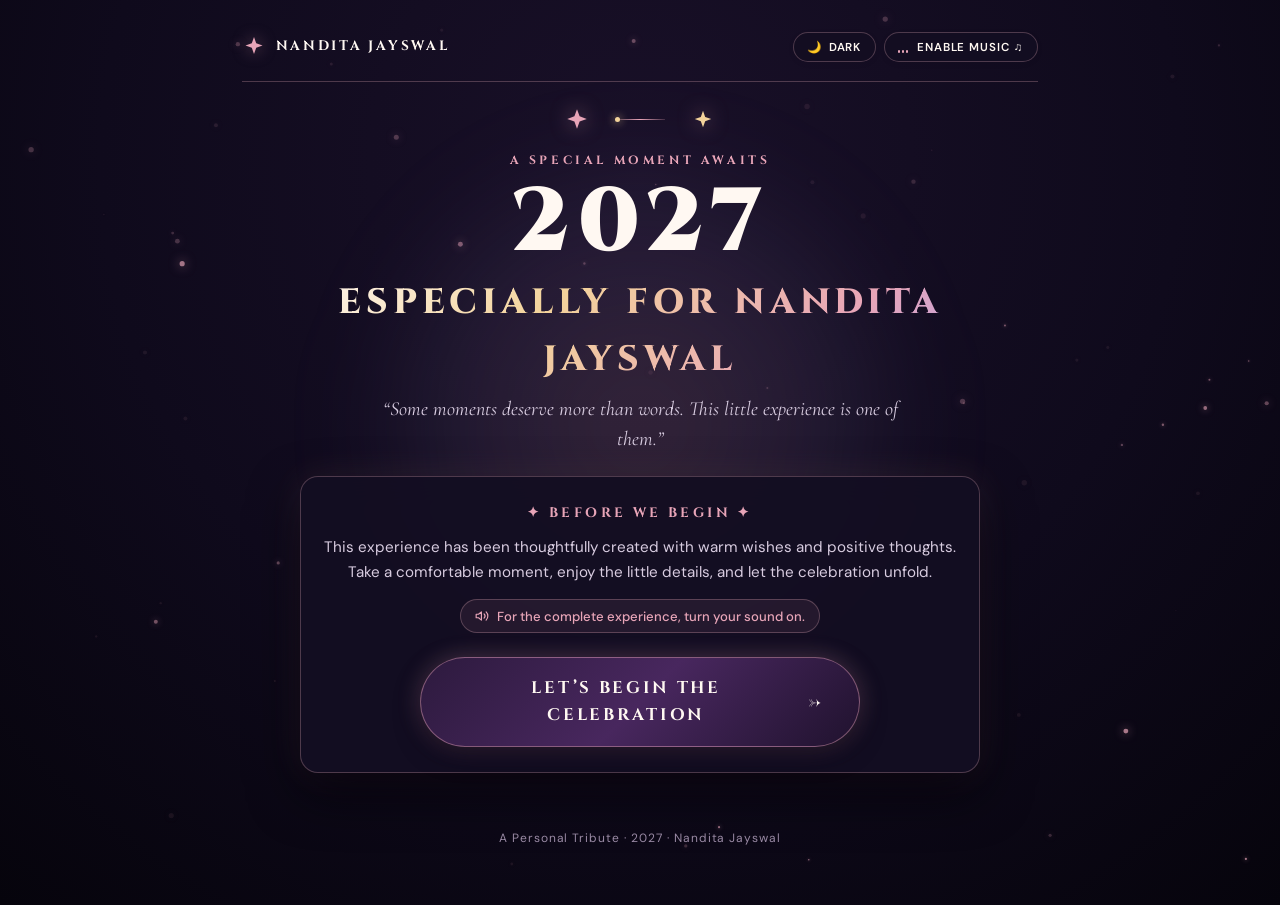
<file: index.html>
<!doctype html>
<html lang="en">
  <head>
    <meta charset="UTF-8" />
    <meta name="viewport" content="width=device-width, initial-scale=1.0, maximum-scale=5.0, user-scalable=yes" />
    <title>HAPPY NEW YEAR 2027 — NANDITA JAYSWAL</title>
    <meta name="description" content="A cinematic New Year 2027 greeting experience dedicated to Nandita Jayswal." />
    
    <!-- Open Graph & Social Cards -->
    <meta property="og:title" content="Happy New Year 2027 — Nandita Jayswal" />
    <meta property="og:description" content="A special cinematic moment awaits. A new chapter, a beautiful beginning." />
    <meta property="og:type" content="website" />
    <meta name="twitter:card" content="summary_large_image" />

    <!-- Google Fonts Preconnect -->
    <link rel="preconnect" href="https://fonts.googleapis.com" />
    <link rel="preconnect" href="https://fonts.gstatic.com" crossorigin />
    <link href="https://fonts.googleapis.com/css2?family=Cinzel:wght@400;600;700;800;900&family=Cormorant+Garamond:ital,wght@0,300;0,400;0,600;0,700;1,400&family=DM+Sans:ital,wght@0,300;0,400;0,500;0,600;0,700;1,400&family=Playfair+Display:ital,wght@0,400;0,600;0,700;0,900;1,400&display=swap" rel="stylesheet" />

    <!-- Immediate Theme Initialization to avoid flicker -->
    <script>
      (function() {
        try {
          var saved = localStorage.getItem('theme_preference') || 'light';
          if (saved === 'dark') {
            document.documentElement.classList.add('dark');
          } else {
            document.documentElement.classList.remove('dark');
          }
        } catch (e) {}
      })();
    </script>

    <!-- Design System Stylesheet -->
    <link rel="stylesheet" href="styles.css" />
    <script type="module">
      import './styles.css';
    </script>
  </head>
  <body>
    <!-- Ambient Stardust Canvas Background -->
    <canvas id="welcomeCanvas" class="bg-canvas" aria-hidden="true"></canvas>

    <!-- Warm Ambient Halo -->
    <div class="ambient-halo" aria-hidden="true"></div>

    <!-- Main Content Container -->
    <main class="page-container">
      <!-- Top Header Bar with Theme Toggle & Music Button -->
      <header class="top-header">
        <a href="index.html" class="brand-mark" aria-label="Nandita Jayswal New Year 2027">
          <svg class="brand-twin-stars" viewBox="0 0 24 24" fill="currentColor" aria-hidden="true">
            <path d="M12 2L14.2 8.3L20.5 10.5L14.2 12.7L12 19L9.8 12.7L3.5 10.5L9.8 8.3L12 2Z" />
          </svg>
          <span class="brand-text">Nandita Jayswal</span>
        </a>

        <div class="header-controls">
          <!-- Light / Dark Theme Switch -->
          <button id="themeToggleBtn" class="control-btn" type="button" aria-label="Toggle theme">
            <span id="themeBtnIcon">☀️</span>
            <span id="themeBtnLabel">LIGHT</span>
          </button>

          <!-- Audio Toggle Button -->
          <button id="audioToggleBtn" class="control-btn" type="button" aria-label="Enable background music">
            <div class="audio-bars" aria-hidden="true">
              <span class="audio-bar"></span>
              <span class="audio-bar"></span>
              <span class="audio-bar"></span>
            </div>
            <span id="audioBtnLabel">ENABLE MUSIC ♫</span>
          </button>
        </div>
      </header>

      <!-- Welcome Compact Hero Section -->
      <section class="welcome-compact-hero">
        <!-- Twin Celestial Stars Visual Storytelling -->
        <div class="twin-stars-crest" aria-hidden="true">
          <div class="twin-star-orb">
            <svg viewBox="0 0 24 24" fill="currentColor">
              <path d="M12 2L14.4 8.6L21 11L14.4 13.4L12 20L9.6 13.4L3 11L9.6 8.6L12 2Z" />
            </svg>
          </div>
          <div class="twin-connecting-line"></div>
          <div class="twin-star-orb alt">
            <svg viewBox="0 0 24 24" fill="currentColor">
              <path d="M12 2L14.4 8.6L21 11L14.4 13.4L12 20L9.6 13.4L3 11L9.6 8.6L12 2Z" />
            </svg>
          </div>
        </div>

        <p class="kicker">A Special Moment Awaits</p>

        <!-- Giant 2027 Display -->
        <h1 class="giant-year-compact gold-shimmer">2027</h1>

        <div class="recipient-banner-compact shimmer-text">
          Especially For Nandita Jayswal
        </div>

        <p class="welcome-quote-compact">
          &ldquo;Some moments deserve more than words. This little experience is one of them.&rdquo;
        </p>

        <!-- Main Notice Card with Celebration Button Directly Below It -->
        <div class="main-notice-container">
          <div class="notice-header">&#10022; Before We Begin &#10022;</div>
          <p class="notice-text">
            This experience has been thoughtfully created with warm wishes and positive thoughts. Take a comfortable moment, enjoy the little details, and let the celebration unfold.
          </p>

          <div class="notice-audio-hint">
            <svg width="14" height="14" viewBox="0 0 24 24" fill="none" stroke="currentColor" stroke-width="2" stroke-linecap="round" stroke-linejoin="round" aria-hidden="true">
              <polygon points="11 5 6 9 2 9 2 15 6 15 11 19 11 5"></polygon>
              <path d="M19.07 4.93a10 10 0 0 1 0 14.14M15.54 8.46a5 5 0 0 1 0 7.07"></path>
            </svg>
            <span>For the complete experience, turn your sound on.</span>
          </div>

          <!-- Celebration Button Positioned Directly Inside / Below Notice -->
          <div>
            <a id="beginCelebrationBtn" href="celebration.html" class="cta-button" role="button">
              <span>Let&rsquo;s Begin The Celebration</span>
              <span class="cta-arrow" aria-hidden="true">&rarr;</span>
            </a>
          </div>
        </div>
      </section>

      <!-- Discreet Footer -->
      <footer class="site-footer">
        <p>A Personal Tribute &middot; 2027 &middot; Nandita Jayswal</p>
      </footer>
    </main>

    <!-- Welcome Script Logic -->
    <script type="module" src="./welcome.js"></script>
  </body>
</html>
</file>
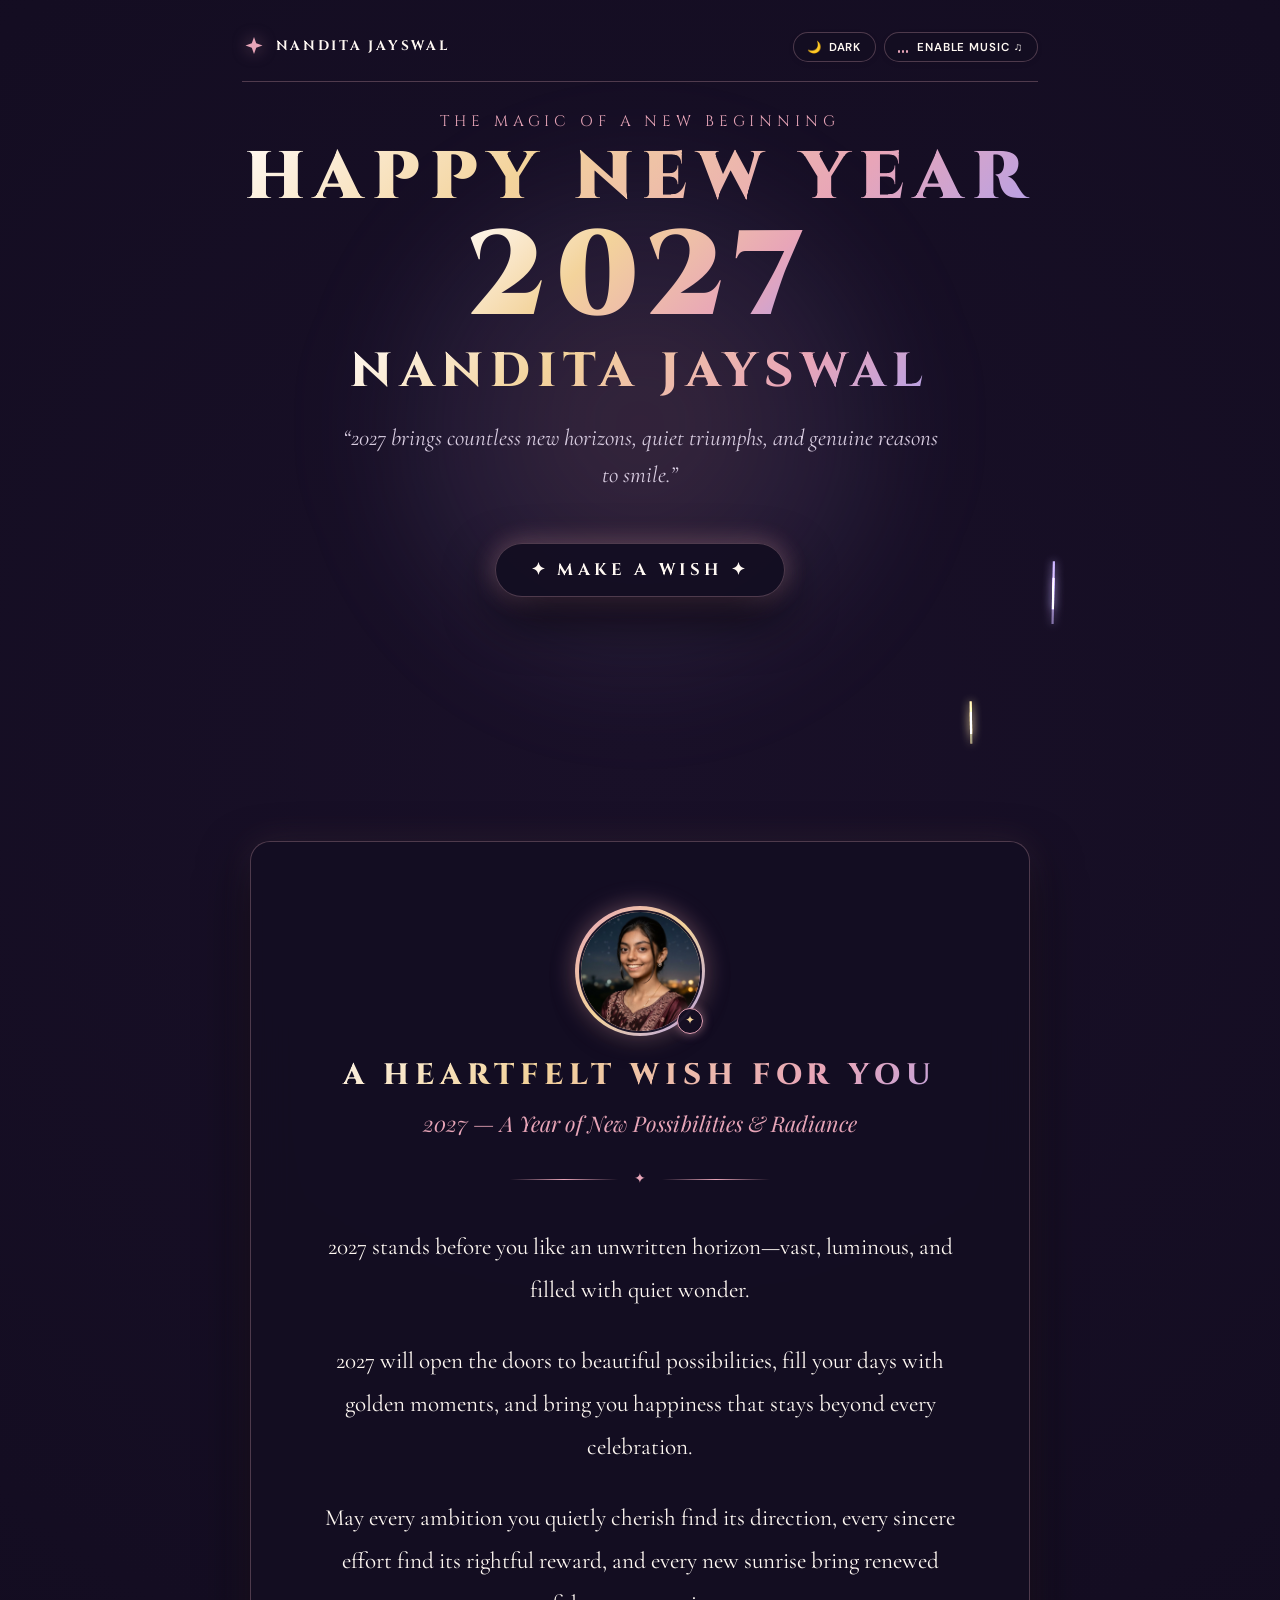
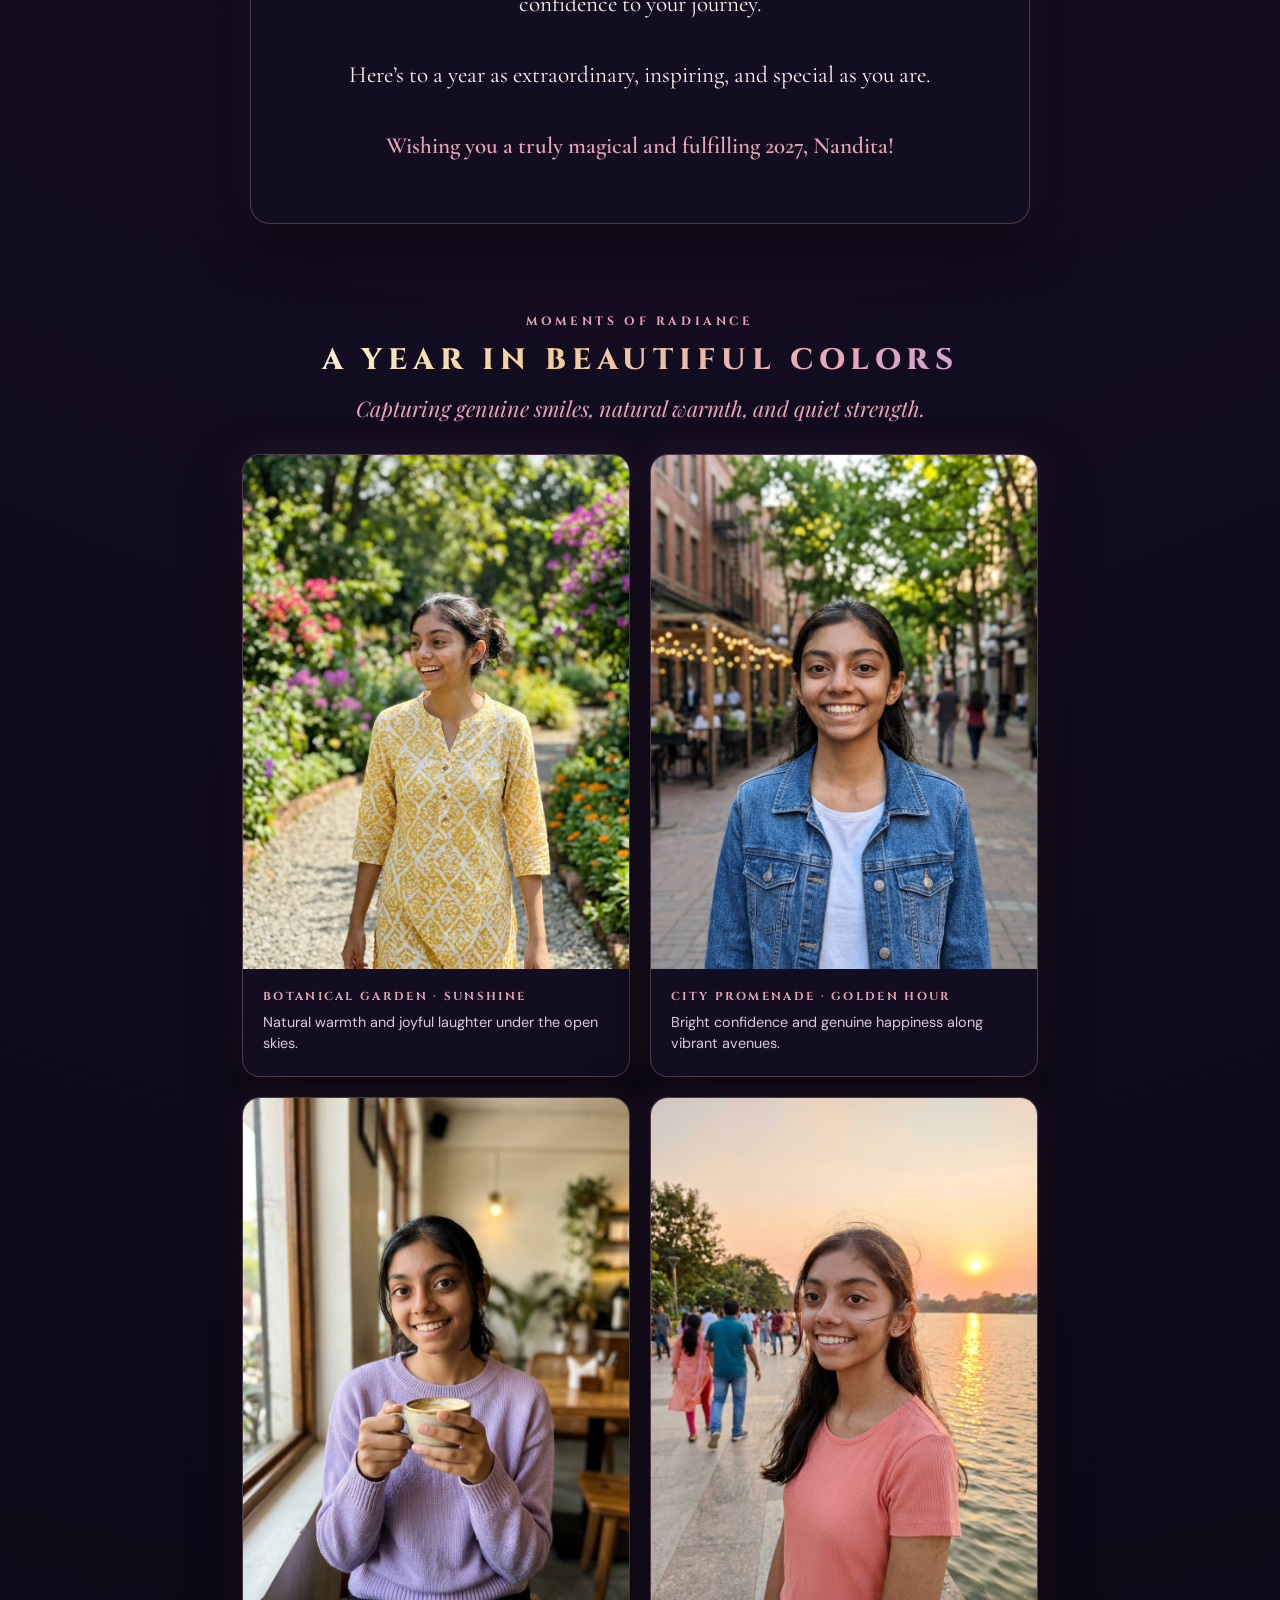
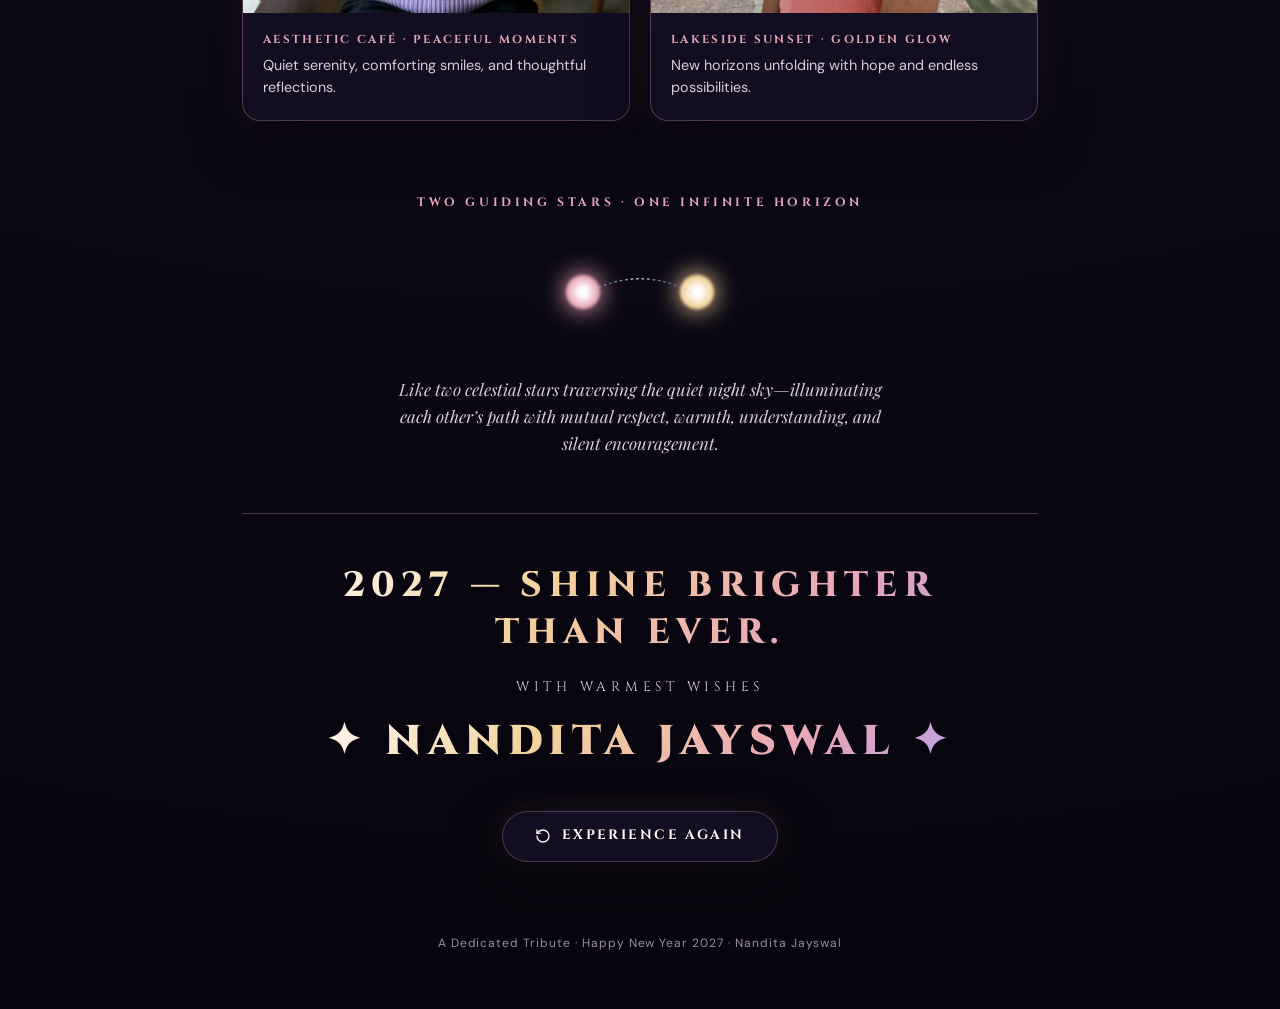
<file: celebration.html>
<!doctype html>
<html lang="en">
  <head>
    <meta charset="UTF-8" />
    <meta name="viewport" content="width=device-width, initial-scale=1.0, maximum-scale=5.0, user-scalable=yes" />
    <title>2027 — CELEBRATION FOR NANDITA JAYSWAL</title>
    <meta name="description" content="Cinematic 2027 celebration for Nandita Jayswal with celestial night sky fireworks and inspiring original instrumental music." />
    
    <!-- Open Graph & Social Cards -->
    <meta property="og:title" content="2027 Celebration — Nandita Jayswal" />
    <meta property="og:description" content="2027 stands before you like a breathtaking new dawn. Celebrating an inspiring new chapter." />
    <meta property="og:type" content="website" />
    <meta name="twitter:card" content="summary_large_image" />

    <!-- Google Fonts Preconnect -->
    <link rel="preconnect" href="https://fonts.googleapis.com" />
    <link rel="preconnect" href="https://fonts.gstatic.com" crossorigin />
    <link href="https://fonts.googleapis.com/css2?family=Cinzel:wght@400;600;700;800;900&family=Cormorant+Garamond:ital,wght@0,300;0,400;0,600;0,700;1,400&family=DM+Sans:ital,wght@0,300;0,400;0,500;0,700;1,400&family=Playfair+Display:ital,wght@0,400;0,600;0,700;0,900;1,400&display=swap" rel="stylesheet" />

    <!-- Immediate Theme Initialization -->
    <script>
      (function() {
        try {
          var saved = localStorage.getItem('theme_preference') || 'dark';
          if (saved === 'light') {
            document.documentElement.classList.add('light');
          } else {
            document.documentElement.classList.remove('light');
          }
        } catch (e) {}
      })();
    </script>

    <!-- Design System Stylesheet -->
    <link rel="stylesheet" href="styles.css" />
    <script type="module">
      import './styles.css';
    </script>
  </head>
  <body>
    <!-- Full Screen Fireworks Canvas (Background Night Sky) -->
    <canvas id="fireworksCanvas" class="bg-canvas" aria-hidden="true"></canvas>

    <!-- Ambient Lighting Halo -->
    <div class="ambient-halo" aria-hidden="true"></div>

    <!-- Main Content Container -->
    <main class="page-container">
      <!-- Top Navigation Header -->
      <header class="top-header">
        <a href="index.html" class="brand-mark" aria-label="Return to Welcome Page">
          <svg class="brand-twin-stars" viewBox="0 0 24 24" fill="currentColor" aria-hidden="true">
            <path d="M12 2L14.2 8.3L20.5 10.5L14.2 12.7L12 19L9.8 12.7L3.5 10.5L9.8 8.3L12 2Z" />
          </svg>
          <span class="brand-text">Nandita Jayswal</span>
        </a>

        <div class="header-controls">
          <!-- Theme Toggle Button -->
          <button id="themeToggleBtn" class="control-btn" type="button" aria-label="Toggle theme">
            <span id="themeBtnIcon">🌙</span>
            <span id="themeBtnLabel">DARK</span>
          </button>

          <!-- Audio Toggle Button -->
          <button id="audioToggleBtn" class="control-btn" type="button" aria-label="Enable background music">
            <div class="audio-bars" aria-hidden="true">
              <span class="audio-bar"></span>
              <span class="audio-bar"></span>
              <span class="audio-bar"></span>
            </div>
            <span id="audioBtnLabel">ENABLE MUSIC ♫</span>
          </button>
        </div>
      </header>

      <!-- Hero Celebration Section -->
      <section class="celebration-sky-container">
        <p class="hero-subhead">The Magic of a New Beginning</p>

        <h1 class="hero-main-title shimmer-text">Happy New Year</h1>

        <div class="hero-year-2027 shimmer-text">2027</div>

        <h2 class="hero-dedicated-name shimmer-text">Nandita Jayswal</h2>

        <p class="hero-quote">
          &ldquo;2027 brings countless new horizons, quiet triumphs, and genuine reasons to smile.&rdquo;
        </p>

        <!-- Interactive Make A Wish Feature -->
        <div class="wish-section">
          <button id="makeWishBtn" class="wish-button" type="button">
            &#10022; MAKE A WISH &#10022;
          </button>

          <!-- Wish Feedback Toast Card -->
          <div id="wishToast" class="wish-toast" role="status" aria-live="polite">
            <div class="wish-toast-title">&#10022; A Little Golden Wish Is On Its Way &#10022;</div>
            <p class="wish-toast-text">
              2027 will honor your sincere dreams, illuminate every step forward, and bring peace, purpose, and lasting radiance to your journey, Nandita.
            </p>
          </div>
        </div>
      </section>

      <!-- Personalized Heartfelt Greeting Card (High Opacity Glass for Clear Legibility) -->
      <section class="greeting-card-wrapper" aria-labelledby="greetingHeading">
        <div class="greeting-card">
          <!-- Dedicated Portrait of Nandita Jayswal -->
          <div class="portrait-frame-container">
            <div class="portrait-frame">
              <img src="nandita_portrait.jpg" onerror="this.onerror=null; this.src='assets/images/nandita_portrait.jpg'" alt="Nandita Jayswal" class="portrait-img" loading="eager" />
              <div class="portrait-badge-sparkle" aria-hidden="true">&#10022;</div>
            </div>
          </div>

          <h3 id="greetingHeading" class="greeting-header shimmer-text">A Heartfelt Wish For You</h3>
          <p class="greeting-subhead">2027 &mdash; A Year of New Possibilities &amp; Radiance</p>

          <div class="greeting-divider" aria-hidden="true">
            <span class="greeting-divider-line"></span>
            <span class="greeting-divider-star">&#10022;</span>
            <span class="greeting-divider-line"></span>
          </div>

          <div class="greeting-body">
            <p>
              2027 stands before you like an unwritten horizon&mdash;vast, luminous, and filled with quiet wonder.
            </p>
            <p>
              2027 will open the doors to beautiful possibilities, fill your days with golden moments, and bring you happiness that stays beyond every celebration.
            </p>
            <p>
              May every ambition you quietly cherish find its direction, every sincere effort find its rightful reward, and every new sunrise bring renewed confidence to your journey.
            </p>
            <p>
              Here&rsquo;s to a year as extraordinary, inspiring, and special as you are.
            </p>
            <p>
              Wishing you a truly magical and fulfilling 2027, Nandita!
            </p>
          </div>
        </div>
      </section>

      <!-- Candid Moments of Nandita Gallery Section (Realistic Everyday Snapshots) -->
      <section class="moments-gallery-section" aria-label="Moments of Radiance">
        <p class="kicker">Moments of Radiance</p>
        <h3 class="greeting-header shimmer-text">A Year In Beautiful Colors</h3>
        <p class="greeting-subhead">Capturing genuine smiles, natural warmth, and quiet strength.</p>

        <div class="gallery-grid">
          <!-- Photo 1: Sunny Botanical Garden -->
          <article class="gallery-card">
            <div class="gallery-img-wrapper">
              <img src="nandita_garden.jpg" onerror="this.onerror=null; this.src='assets/images/nandita_garden.jpg'" alt="Nandita in botanical garden" class="gallery-img" loading="lazy" />
            </div>
            <div class="gallery-info">
              <div class="gallery-tag">Botanical Garden &middot; Sunshine</div>
              <p class="gallery-caption">Natural warmth and joyful laughter under the open skies.</p>
            </div>
          </article>

          <!-- Photo 2: City Street Walk -->
          <article class="gallery-card">
            <div class="gallery-img-wrapper">
              <img src="nandita_street.jpg" onerror="this.onerror=null; this.src='assets/images/nandita_street.jpg'" alt="Nandita walking on city street" class="gallery-img" loading="lazy" />
            </div>
            <div class="gallery-info">
              <div class="gallery-tag">City Promenade &middot; Golden Hour</div>
              <p class="gallery-caption">Bright confidence and genuine happiness along vibrant avenues.</p>
            </div>
          </article>

          <!-- Photo 3: Cozy Coffee Shop -->
          <article class="gallery-card">
            <div class="gallery-img-wrapper">
              <img src="nandita_cafe.jpg" onerror="this.onerror=null; this.src='assets/images/nandita_cafe.jpg'" alt="Nandita at cozy cafe" class="gallery-img" loading="lazy" />
            </div>
            <div class="gallery-info">
              <div class="gallery-tag">Aesthetic Caf&eacute; &middot; Peaceful Moments</div>
              <p class="gallery-caption">Quiet serenity, comforting smiles, and thoughtful reflections.</p>
            </div>
          </article>

          <!-- Photo 4: Scenic Lakeside Sunset -->
          <article class="gallery-card">
            <div class="gallery-img-wrapper">
              <img src="nandita_sunset.jpg" onerror="this.onerror=null; this.src='assets/images/nandita_sunset.jpg'" alt="Nandita at lakeside sunset" class="gallery-img" loading="lazy" />
            </div>
            <div class="gallery-info">
              <div class="gallery-tag">Lakeside Sunset &middot; Golden Glow</div>
              <p class="gallery-caption">New horizons unfolding with hope and endless possibilities.</p>
            </div>
          </article>
        </div>
      </section>

      <!-- Visual Storytelling: Two Guiding Stars (Pure Friendship, Strength & Inspiration) -->
      <section class="connection-story-section" aria-label="Visual connection story">
        <p class="kicker">Two Guiding Stars &middot; One Infinite Horizon</p>
        <div class="twin-lights-interactive-stage">
          <div id="lightOrbOne" class="light-orb-one" aria-hidden="true"></div>
          <div id="lightOrbTwo" class="light-orb-two" aria-hidden="true"></div>
          <svg class="light-tether-svg" viewBox="0 0 220 120" fill="none" aria-hidden="true">
            <path d="M 54 59 Q 110 30 166 59" stroke="url(#blueTetherGrad)" stroke-width="1.5" stroke-dasharray="3 3" opacity="0.8" />
            <defs>
              <linearGradient id="blueTetherGrad" x1="0" y1="0" x2="1" y2="0">
                <stop offset="0%" stop-color="#7CE0FF" stop-opacity="0.3" />
                <stop offset="50%" stop-color="#FFFFFF" stop-opacity="0.95" />
                <stop offset="100%" stop-color="#4D8BFF" stop-opacity="0.3" />
              </linearGradient>
            </defs>
          </svg>
        </div>
        <p class="connection-story-text">
          Like two celestial stars traversing the quiet night sky&mdash;illuminating each other&rsquo;s path with mutual respect, warmth, understanding, and silent encouragement.
        </p>
      </section>

      <!-- Closing Section -->
      <section class="closing-section">
        <h3 class="closing-headline shimmer-text">
          2027 &mdash; Shine Brighter Than Ever.
        </h3>
        <p class="closing-warmest">With Warmest Wishes</p>
        <div class="closing-name-banner shimmer-text">
          &#10022; NANDITA JAYSWAL &#10022;
        </div>

        <a href="index.html" class="secondary-button" role="button">
          <svg width="16" height="16" viewBox="0 0 24 24" fill="none" stroke="currentColor" stroke-width="2" stroke-linecap="round" stroke-linejoin="round" aria-hidden="true">
            <path d="M3 12a9 9 0 1 0 9-9 9.75 9.75 0 0 0-6.74 2.74L3 8"></path>
            <path d="M3 3v5h5"></path>
          </svg>
          <span>Experience Again</span>
        </a>
      </section>

      <!-- Site Footer -->
      <footer class="site-footer">
        <p>A Dedicated Tribute &middot; Happy New Year 2027 &middot; Nandita Jayswal</p>
      </footer>
    </main>

    <!-- Celebration Fireworks and Audio Script -->
    <script type="module" src="./celebration.js"></script>
  </body>
</html>
</file>
<file: styles.css>
/* ==========================================================================
   NANDITA JAYSWAL — HAPPY NEW YEAR 2027
   Premium Friendship Theme: Velvet Twilight, Rose-Gold & Warm Champagne
   ========================================================================== */

@import url('https://fonts.googleapis.com/css2?family=Cinzel:wght@400;600;700;800;900&family=Cormorant+Garamond:ital,wght@0,300;0,400;0,600;0,700;1,400&family=DM+Sans:ital,wght@0,300;0,400;0,500;0,600;0,700;1,400&family=Playfair+Display:ital,wght@0,400;0,600;0,700;0,900;1,400&display=swap');

/* ==========================================================================
   1. Theme Variables: Dark Mode (Default) & Light Mode (.light)
   ========================================================================== */
:root {
  /* Premium Friendship Theme: Deep Velvet Twilight, Rose-Gold & Champagne */
  --bg-primary: #090610;
  --bg-radial: radial-gradient(circle at 50% 18%, #191028 0%, #0F0A1C 55%, #06040C 100%);
  
  /* High Opacity Solid Velvet Glass Cards for Maximum Legibility */
  --card-bg: rgba(20, 14, 34, 0.95);
  --card-border: rgba(232, 175, 185, 0.28);
  --card-shadow: 0 20px 50px rgba(4, 2, 8, 0.75), 0 0 35px rgba(232, 165, 184, 0.12);
  
  --text-primary: #FFF8F2;
  --text-secondary: #D8CCE0;
  --text-muted: #9D8DA8;
  
  --accent-gold: #F3D39B;
  --accent-rose: #E8A5B8;
  --accent-lavender: #B5A1E8;
  --accent-glow: 0 0 25px rgba(232, 165, 184, 0.35);

  --title-gradient: linear-gradient(135deg, #FFF8F2 0%, #F3D39B 35%, #E8A5B8 75%, #B5A1E8 100%);
  
  --btn-primary-bg: linear-gradient(135deg, #2D1A3E 0%, #48275E 50%, #20122E 100%);
  --btn-primary-text: #FFF8F2;
  --btn-primary-border: 1px solid rgba(232, 165, 184, 0.45);
  --btn-primary-shadow: 0 8px 25px rgba(10, 4, 18, 0.6), 0 0 22px rgba(232, 165, 184, 0.3);

  --halo-glow: radial-gradient(circle, rgba(232, 165, 184, 0.16) 0%, rgba(181, 161, 232, 0.08) 50%, transparent 70%);
  --canvas-clear-alpha: rgba(9, 6, 16, 0.22);
  
  --font-cinzel: 'Cinzel', 'Playfair Display', Georgia, serif;
  --font-playfair: 'Playfair Display', Georgia, serif;
  --font-cormorant: 'Cormorant Garamond', Georgia, serif;
  --font-sans: 'DM Sans', -apple-system, BlinkMacSystemFont, 'Segoe UI', Roboto, sans-serif;
}

/* Light Theme: Cashmere Warm Pearl, Soft Rose & Antique Champagne */
html.light {
  --bg-primary: #FAF7F5;
  --bg-radial: radial-gradient(circle at 50% 15%, #FFFFFF 0%, #F6F0EC 55%, #EDE4DD 100%);
  
  --card-bg: rgba(255, 255, 255, 0.97);
  --card-border: rgba(185, 110, 130, 0.22);
  --card-shadow: 0 16px 36px rgba(60, 30, 45, 0.08), 0 2px 8px rgba(60, 30, 45, 0.04);
  
  --text-primary: #1C1220;
  --text-secondary: #4E3C50;
  --text-muted: #7E6882;
  
  --accent-gold: #9E7428;
  --accent-rose: #B84D6C;
  --accent-lavender: #6B55A8;
  --accent-glow: 0 4px 20px rgba(184, 77, 108, 0.2);

  --title-gradient: linear-gradient(135deg, #1C1220 0%, #B84D6C 50%, #9E7428 100%);
  
  --btn-primary-bg: linear-gradient(135deg, #24142B 0%, #3B1C44 50%, #1A0D20 100%);
  --btn-primary-text: #FFFFFF;
  --btn-primary-border: 1px solid rgba(184, 77, 108, 0.35);
  --btn-primary-shadow: 0 6px 22px rgba(28, 18, 32, 0.25), 0 0 15px rgba(184, 77, 108, 0.18);

  --halo-glow: radial-gradient(circle, rgba(232, 165, 184, 0.18) 0%, rgba(243, 211, 155, 0.08) 50%, transparent 70%);
  --canvas-clear-alpha: rgba(250, 247, 245, 0.28);
}

/* ==========================================================================
   2. Reset & Mobile-First Core Architecture
   ========================================================================== */
*, *::before, *::after {
  box-sizing: border-box;
  margin: 0;
  padding: 0;
}

html {
  background-color: var(--bg-primary);
  color: var(--text-primary);
  font-family: var(--font-sans);
  scroll-behavior: smooth;
  -webkit-text-size-adjust: 100%;
  overflow-x: hidden;
  width: 100%;
  transition: background-color 0.4s ease, color 0.4s ease;
}

body {
  background: var(--bg-radial);
  min-height: 100vh;
  min-height: 100dvh;
  overflow-x: hidden;
  width: 100%;
  color: var(--text-primary);
  position: relative;
  line-height: 1.6;
  transition: background 0.4s ease;
}

/* Background Canvas */
.bg-canvas {
  position: fixed;
  inset: 0;
  width: 100vw;
  height: 100vh;
  height: 100dvh;
  pointer-events: none;
  z-index: 0;
}

/* Page Container — Fully Responsive */
.page-container {
  position: relative;
  z-index: 10;
  min-height: 100vh;
  min-height: 100dvh;
  display: flex;
  flex-direction: column;
  padding: 1.15rem 1rem 2.5rem;
  max-width: 860px;
  width: 100%;
  margin: 0 auto;
}

@media (min-width: 640px) {
  .page-container {
    padding: 2rem 2rem 3.5rem;
  }
}

/* Ambient Halo */
.ambient-halo {
  position: fixed;
  top: 15%;
  left: 50%;
  transform: translateX(-50%);
  width: min(85vw, 580px);
  height: min(85vw, 580px);
  border-radius: 50%;
  background: var(--halo-glow);
  filter: blur(50px);
  pointer-events: none;
  z-index: 1;
  animation: pulseAmbient 8s ease-in-out infinite alternate;
}

@keyframes pulseAmbient {
  0% { transform: translateX(-50%) scale(0.92); opacity: 0.7; }
  100% { transform: translateX(-50%) scale(1.08); opacity: 1; }
}

/* ==========================================================================
   3. Header & Controls
   ========================================================================== */
.top-header {
  display: flex;
  justify-content: space-between;
  align-items: center;
  gap: 0.75rem;
  width: 100%;
  padding-bottom: 1.15rem;
  border-bottom: 1px solid var(--card-border);
  position: relative;
  z-index: 20;
}

.brand-mark {
  display: flex;
  align-items: center;
  gap: 0.6rem;
  text-decoration: none;
}

.brand-twin-stars {
  width: 24px;
  height: 24px;
  color: var(--accent-rose);
  filter: drop-shadow(0 0 8px rgba(232, 165, 184, 0.5));
  animation: rotateSlow 24s linear infinite;
}

@keyframes rotateSlow {
  from { transform: rotate(0deg); }
  to { transform: rotate(360deg); }
}

.brand-text {
  font-family: var(--font-cinzel);
  font-size: 0.85rem;
  font-weight: 700;
  letter-spacing: 0.2em;
  color: var(--text-primary);
  text-transform: uppercase;
}

.header-controls {
  display: flex;
  align-items: center;
  gap: 0.5rem;
}

/* Control Buttons (Theme & Audio) */
.control-btn {
  display: inline-flex;
  align-items: center;
  gap: 0.4rem;
  background: var(--card-bg);
  border: 1px solid var(--card-border);
  color: var(--text-primary);
  font-family: var(--font-sans);
  font-size: 0.72rem;
  font-weight: 600;
  letter-spacing: 0.08em;
  padding: 0.42rem 0.85rem;
  border-radius: 9999px;
  cursor: pointer;
  transition: all 0.25s ease;
  backdrop-filter: blur(12px);
  -webkit-backdrop-filter: blur(12px);
  box-shadow: 0 2px 6px rgba(0, 0, 0, 0.05);
  touch-action: manipulation;
}

.control-btn:hover, .control-btn:focus-visible {
  border-color: var(--accent-rose);
  transform: translateY(-1px);
  box-shadow: var(--accent-glow);
}

.audio-bars {
  display: flex;
  align-items: flex-end;
  gap: 2px;
  height: 11px;
  width: 12px;
}

.audio-bar {
  width: 2px;
  background-color: var(--accent-rose);
  border-radius: 1px;
  height: 3px;
  transition: height 0.2s ease;
}

.control-btn.playing .audio-bar:nth-child(1) { animation: soundBar 0.9s ease-in-out infinite alternate; }
.control-btn.playing .audio-bar:nth-child(2) { animation: soundBar 1.2s ease-in-out infinite 0.2s alternate; }
.control-btn.playing .audio-bar:nth-child(3) { animation: soundBar 0.7s ease-in-out infinite 0.4s alternate; }

@keyframes soundBar {
  0% { height: 3px; }
  100% { height: 11px; }
}

/* ==========================================================================
   4. Typography & Shimmer
   ========================================================================== */
.shimmer-text {
  background: var(--title-gradient);
  -webkit-background-clip: text;
  -webkit-text-fill-color: transparent;
  background-clip: text;
}

.kicker {
  font-family: var(--font-cinzel);
  font-size: 0.75rem;
  letter-spacing: 0.3em;
  text-transform: uppercase;
  color: var(--accent-rose);
  margin-bottom: 0.35rem;
  font-weight: 700;
}

/* ==========================================================================
   Portrait Frame (Dedicated to Nandita Jayswal)
   ========================================================================== */
.portrait-frame-container {
  display: flex;
  justify-content: center;
  align-items: center;
  margin: 0.5rem auto 1rem;
  position: relative;
}

.portrait-frame {
  position: relative;
  width: 110px;
  height: 110px;
  border-radius: 50%;
  padding: 3.5px;
  background: linear-gradient(135deg, var(--accent-rose) 0%, var(--accent-gold) 50%, var(--accent-lavender) 100%);
  box-shadow: 0 0 25px rgba(232, 165, 184, 0.4), 0 8px 24px rgba(0, 0, 0, 0.35);
  transition: transform 0.3s ease, box-shadow 0.3s ease;
}

@media (min-width: 640px) {
  .portrait-frame {
    width: 130px;
    height: 130px;
  }
}

.portrait-frame:hover {
  transform: scale(1.04);
  box-shadow: 0 0 35px rgba(232, 165, 184, 0.6), 0 12px 30px rgba(0, 0, 0, 0.5);
}

.portrait-img {
  width: 100%;
  height: 100%;
  border-radius: 50%;
  object-fit: cover;
  display: block;
  border: 2px solid var(--card-bg);
}

.portrait-badge-sparkle {
  position: absolute;
  bottom: 2px;
  right: 2px;
  background: var(--card-bg);
  border: 1px solid var(--accent-rose);
  width: 26px;
  height: 26px;
  border-radius: 50%;
  display: flex;
  align-items: center;
  justify-content: center;
  font-size: 0.72rem;
  color: var(--accent-gold);
  box-shadow: 0 0 10px rgba(232, 165, 184, 0.5);
}


/* ==========================================================================
   5. PAGE 1: Welcome Page (Compact Viewport, Notice + Button Directly Below)
   ========================================================================== */
.welcome-compact-hero {
  flex: 1;
  display: flex;
  flex-direction: column;
  justify-content: center;
  align-items: center;
  text-align: center;
  padding: 1.25rem 0 1rem;
  width: 100%;
  max-width: 680px;
  margin: 0 auto;
  position: relative;
  z-index: 10;
}

/* Twin Stars Visual Crest (Loyalty, Warmth & Friendship) */
.twin-stars-crest {
  display: flex;
  align-items: center;
  justify-content: center;
  gap: 1.25rem;
  margin-bottom: 0.85rem;
  position: relative;
}

.twin-star-orb {
  position: relative;
  width: 36px;
  height: 36px;
  display: flex;
  align-items: center;
  justify-content: center;
}

.twin-star-orb svg {
  width: 26px;
  height: 26px;
  color: var(--accent-rose);
  filter: drop-shadow(0 0 10px rgba(232, 165, 184, 0.6));
  animation: pulseTwin 3.5s ease-in-out infinite alternate;
}

.twin-star-orb.alt svg {
  width: 22px;
  height: 22px;
  color: var(--accent-gold);
  animation-delay: 1.75s;
}

.twin-connecting-line {
  position: relative;
  width: 50px;
  height: 1px;
  background: linear-gradient(90deg, rgba(232, 165, 184, 0.2), var(--accent-rose), rgba(232, 165, 184, 0.2));
}

.twin-connecting-line::after {
  content: '';
  position: absolute;
  top: -2px;
  left: 0;
  width: 5px;
  height: 5px;
  border-radius: 50%;
  background: var(--accent-gold);
  box-shadow: 0 0 8px var(--accent-gold);
  animation: traverseTwin 4s ease-in-out infinite alternate;
}

@keyframes traverseTwin {
  0% { left: 0%; opacity: 0.3; }
  50% { opacity: 1; }
  100% { left: 90%; opacity: 0.3; }
}

@keyframes pulseTwin {
  0% { transform: scale(0.92); opacity: 0.8; }
  100% { transform: scale(1.08); opacity: 1; filter: drop-shadow(0 0 14px rgba(232, 165, 184, 0.9)); }
}

/* Compact Giant Year 2027 */
.giant-year-compact {
  font-family: var(--font-cinzel);
  font-size: clamp(3.2rem, 11vw, 5.6rem);
  font-weight: 900;
  line-height: 1;
  letter-spacing: 0.08em;
  margin: 0.2rem 0 0.4rem;
}

.recipient-banner-compact {
  font-family: var(--font-cinzel);
  font-size: clamp(1.4rem, 4.5vw, 2.2rem);
  font-weight: 800;
  letter-spacing: 0.14em;
  text-transform: uppercase;
  margin-bottom: 0.4rem;
}

.welcome-quote-compact {
  font-family: var(--font-cormorant);
  font-size: clamp(1.05rem, 2.8vw, 1.25rem);
  font-style: italic;
  color: var(--text-secondary);
  line-height: 1.5;
  margin-bottom: 1.35rem;
  max-width: 560px;
}

/* ==========================================================================
   Central Notice Card (Solid Opacity Glass + Button Directly Below)
   ========================================================================== */
.main-notice-container {
  width: 100%;
  background: var(--card-bg);
  border: 1px solid var(--card-border);
  box-shadow: var(--card-shadow);
  border-radius: 18px;
  padding: 1.6rem 1.4rem 1.6rem;
  backdrop-filter: blur(16px);
  -webkit-backdrop-filter: blur(16px);
  position: relative;
  text-align: center;
  transition: all 0.35s ease;
}

.notice-header {
  font-family: var(--font-cinzel);
  font-size: 0.85rem;
  font-weight: 700;
  letter-spacing: 0.25em;
  text-transform: uppercase;
  color: var(--accent-rose);
  margin-bottom: 0.65rem;
}

.notice-text {
  font-family: var(--font-sans);
  font-size: 0.95rem;
  line-height: 1.65;
  color: var(--text-secondary);
  margin-bottom: 0.9rem;
}

.notice-audio-hint {
  display: inline-flex;
  align-items: center;
  gap: 0.5rem;
  font-size: 0.82rem;
  font-weight: 500;
  color: var(--accent-rose);
  background: rgba(232, 165, 184, 0.08);
  padding: 0.35rem 0.9rem;
  border-radius: 9999px;
  border: 1px solid var(--card-border);
  margin-bottom: 1.5rem;
}

/* Master Celebration CTA Button — Directly Below Notice */
.cta-button {
  display: inline-flex;
  align-items: center;
  justify-content: center;
  gap: 0.75rem;
  background: var(--btn-primary-bg);
  color: var(--btn-primary-text);
  border: var(--btn-primary-border);
  box-shadow: var(--btn-primary-shadow);
  font-family: var(--font-cinzel);
  font-size: clamp(0.85rem, 2.5vw, 1.05rem);
  font-weight: 700;
  letter-spacing: 0.16em;
  text-transform: uppercase;
  text-decoration: none;
  padding: 1.05rem 2.2rem;
  border-radius: 9999px;
  cursor: pointer;
  position: relative;
  overflow: hidden;
  transition: all 0.3s cubic-bezier(0.16, 1, 0.3, 1);
  touch-action: manipulation;
  width: 100%;
  max-width: 440px;
  margin: 0 auto;
}

.cta-button:hover, .cta-button:focus-visible {
  transform: translateY(-2px) scale(1.02);
  box-shadow: 0 10px 30px rgba(0, 0, 0, 0.4), var(--accent-glow);
}

.cta-button:active {
  transform: translateY(1px) scale(0.98);
}

.cta-arrow {
  font-size: 1.2rem;
  transition: transform 0.25s ease;
}

.cta-button:hover .cta-arrow {
  transform: translateX(4px);
}

/* ==========================================================================
   6. PAGE 2: Celebration Sky & Wish Section
   ========================================================================== */
.celebration-sky-container {
  position: relative;
  width: 100%;
  display: flex;
  flex-direction: column;
  justify-content: center;
  align-items: center;
  text-align: center;
  padding: 1.75rem 0 1.5rem;
}

.hero-subhead {
  font-family: var(--font-cinzel);
  font-size: clamp(0.75rem, 2.5vw, 0.95rem);
  letter-spacing: 0.32em;
  color: var(--accent-rose);
  text-transform: uppercase;
  margin-bottom: 0.4rem;
}

.hero-main-title {
  font-family: var(--font-cinzel);
  font-size: clamp(2rem, 6.5vw, 4.2rem);
  font-weight: 900;
  letter-spacing: 0.15em;
  line-height: 1.1;
  text-transform: uppercase;
  margin-bottom: 0.2rem;
}

.hero-year-2027 {
  font-family: var(--font-cinzel);
  font-size: clamp(3.8rem, 14vw, 7.5rem);
  font-weight: 900;
  letter-spacing: 0.08em;
  line-height: 0.95;
  margin: 0.2rem 0 0.5rem;
}

.hero-dedicated-name {
  font-family: var(--font-cinzel);
  font-size: clamp(1.6rem, 5.5vw, 3rem);
  font-weight: 800;
  letter-spacing: 0.16em;
  text-transform: uppercase;
  margin-bottom: 1.2rem;
  line-height: 1.2;
}

.hero-quote {
  font-family: var(--font-cormorant);
  font-size: clamp(1.15rem, 3.2vw, 1.45rem);
  font-style: italic;
  color: var(--text-secondary);
  max-width: 600px;
  margin: 0 auto 1.85rem;
  line-height: 1.6;
}

/* Make A Wish Feature */
.wish-section {
  display: flex;
  flex-direction: column;
  align-items: center;
  margin: 1.2rem 0 2.5rem;
  width: 100%;
}

.wish-button {
  background: var(--card-bg);
  border: 1.5px solid var(--card-border);
  color: var(--text-primary);
  font-family: var(--font-cinzel);
  font-size: clamp(0.85rem, 2.5vw, 1.05rem);
  font-weight: 700;
  letter-spacing: 0.25em;
  text-transform: uppercase;
  padding: 0.95rem 2.2rem;
  border-radius: 9999px;
  cursor: pointer;
  box-shadow: var(--card-shadow), var(--accent-glow);
  transition: all 0.3s cubic-bezier(0.16, 1, 0.3, 1);
  position: relative;
  touch-action: manipulation;
}

.wish-button:hover, .wish-button:focus-visible {
  transform: translateY(-2px) scale(1.03);
  border-color: var(--accent-rose);
  box-shadow: 0 10px 30px rgba(0, 0, 0, 0.3), var(--accent-glow);
}

.wish-button:active {
  transform: scale(0.96);
}

.wish-toast {
  margin-top: 1.25rem;
  background: var(--card-bg);
  border: 1px solid var(--accent-rose);
  box-shadow: var(--card-shadow), var(--accent-glow);
  border-radius: 14px;
  padding: 1.25rem 1.75rem;
  max-width: 520px;
  text-align: center;
  backdrop-filter: blur(16px);
  -webkit-backdrop-filter: blur(16px);
  opacity: 0;
  transform: translateY(15px);
  pointer-events: none;
  transition: all 0.4s cubic-bezier(0.16, 1, 0.3, 1);
}

.wish-toast.active {
  opacity: 1;
  transform: translateY(0);
  pointer-events: auto;
}

.wish-toast-title {
  font-family: var(--font-cinzel);
  font-size: 0.92rem;
  font-weight: 700;
  letter-spacing: 0.15em;
  color: var(--accent-rose);
  margin-bottom: 0.35rem;
}

.wish-toast-text {
  font-family: var(--font-cormorant);
  font-size: 1.15rem;
  font-style: italic;
  color: var(--text-primary);
  line-height: 1.55;
}

/* ==========================================================================
   7. Greeting Card (High Opacity Glass for Maximum Legibility)
   ========================================================================== */
.greeting-card-wrapper {
  margin: 2rem 0;
  width: 100%;
  display: flex;
  justify-content: center;
}

.greeting-card {
  position: relative;
  background: var(--card-bg);
  border: 1px solid var(--card-border);
  box-shadow: var(--card-shadow);
  border-radius: 20px;
  padding: clamp(2rem, 5vw, 3.5rem) clamp(1.5rem, 5vw, 3rem);
  max-width: 780px;
  width: 100%;
  text-align: center;
  backdrop-filter: blur(20px);
  -webkit-backdrop-filter: blur(20px);
}

.greeting-header {
  font-family: var(--font-cinzel);
  font-size: clamp(1.2rem, 3.5vw, 1.85rem);
  font-weight: 800;
  letter-spacing: 0.2em;
  text-transform: uppercase;
  margin-bottom: 0.4rem;
}

.greeting-subhead {
  font-family: var(--font-playfair);
  font-size: clamp(1rem, 2.8vw, 1.35rem);
  font-style: italic;
  color: var(--accent-rose);
  margin-bottom: 1.75rem;
}

.greeting-divider {
  display: flex;
  align-items: center;
  justify-content: center;
  gap: 1rem;
  margin: 0 auto 2.25rem;
  max-width: 260px;
}

.greeting-divider-line {
  flex: 1;
  height: 1px;
  background: linear-gradient(90deg, transparent, var(--accent-rose), transparent);
}

.greeting-divider-star {
  color: var(--accent-rose);
  font-size: 0.85rem;
}

.greeting-body {
  font-family: var(--font-cormorant);
  font-size: clamp(1.15rem, 3vw, 1.45rem);
  line-height: 1.85;
  color: var(--text-primary);
  text-align: center;
  margin: 0 auto;
  max-width: 660px;
}

.greeting-body p {
  margin-bottom: 1.75rem;
}

.greeting-body p:last-child {
  margin-bottom: 0;
  font-weight: 600;
  color: var(--accent-rose);
}

/* ==========================================================================
   8. Friendship Story Section: Two Linked Guiding Stars
   ========================================================================== */
.connection-story-section {
  margin: 2.5rem 0 2rem;
  text-align: center;
  display: flex;
  flex-direction: column;
  align-items: center;
}

.twin-lights-interactive-stage {
  position: relative;
  width: 220px;
  height: 110px;
  margin: 1.25rem auto;
}

.light-orb-one, .light-orb-two {
  position: absolute;
  width: 36px;
  height: 36px;
  border-radius: 50%;
  filter: blur(1px);
}

.light-orb-one {
  background: radial-gradient(circle, #FFFFFF 15%, var(--accent-rose) 60%, transparent 85%);
  box-shadow: 0 0 25px var(--accent-rose);
  top: 36px;
  left: 35px;
  animation: orbitLightOne 8s ease-in-out infinite alternate;
}

.light-orb-two {
  background: radial-gradient(circle, #FFFFFF 15%, var(--accent-gold) 60%, transparent 85%);
  box-shadow: 0 0 25px var(--accent-gold);
  top: 36px;
  right: 35px;
  animation: orbitLightTwo 8s ease-in-out infinite alternate;
}

.light-tether-svg {
  position: absolute;
  inset: 0;
  width: 100%;
  height: 100%;
  pointer-events: none;
}

@keyframes orbitLightOne {
  0% { transform: translate(0, 0) scale(0.95); }
  50% { transform: translate(30px, -15px) scale(1.1); }
  100% { transform: translate(50px, 10px) scale(1.0); }
}

@keyframes orbitLightTwo {
  0% { transform: translate(0, 0) scale(1.05); }
  50% { transform: translate(-30px, 15px) scale(0.95); }
  100% { transform: translate(-50px, -10px) scale(1.1); }
}

.connection-story-text {
  font-family: var(--font-playfair);
  font-style: italic;
  font-size: 1.05rem;
  color: var(--text-secondary);
  max-width: 500px;
  margin: 0.5rem auto 0;
  line-height: 1.6;
}

/* ==========================================================================
   9. Closing Section
   ========================================================================== */
.closing-section {
  text-align: center;
  padding: 3rem 1rem 2rem;
  margin-top: 1.5rem;
  border-top: 1px solid var(--card-border);
  display: flex;
  flex-direction: column;
  align-items: center;
}

.closing-headline {
  font-family: var(--font-cinzel);
  font-size: clamp(1.25rem, 4vw, 2.2rem);
  font-weight: 800;
  letter-spacing: 0.18em;
  line-height: 1.35;
  text-transform: uppercase;
  max-width: 680px;
  margin: 0 auto 1.25rem;
}

.closing-warmest {
  font-family: var(--font-cinzel);
  font-size: 0.85rem;
  letter-spacing: 0.35em;
  color: var(--text-secondary);
  text-transform: uppercase;
  margin-bottom: 0.6rem;
}

.closing-name-banner {
  font-family: var(--font-cinzel);
  font-size: clamp(1.6rem, 5vw, 2.6rem);
  font-weight: 900;
  letter-spacing: 0.16em;
  margin-bottom: 2.25rem;
}

.secondary-button {
  display: inline-flex;
  align-items: center;
  gap: 0.65rem;
  background: var(--card-bg);
  color: var(--text-primary);
  border: 1px solid var(--card-border);
  font-family: var(--font-cinzel);
  font-size: 0.85rem;
  font-weight: 700;
  letter-spacing: 0.18em;
  text-transform: uppercase;
  text-decoration: none;
  padding: 0.85rem 2rem;
  border-radius: 9999px;
  box-shadow: var(--card-shadow);
  transition: all 0.3s ease;
  cursor: pointer;
  touch-action: manipulation;
}

.secondary-button:hover, .secondary-button:focus-visible {
  border-color: var(--accent-rose);
  transform: translateY(-2px);
  box-shadow: var(--accent-glow);
}

/* ==========================================================================
   Moments Gallery Section (Real Candid Snapshots of Nandita)
   ========================================================================== */
.moments-gallery-section {
  margin: 3.5rem 0 2rem;
  width: 100%;
  text-align: center;
}

.gallery-grid {
  display: grid;
  grid-template-columns: repeat(1, minmax(0, 1fr));
  gap: 1.25rem;
  margin-top: 1.75rem;
  width: 100%;
}

@media (min-width: 540px) {
  .gallery-grid {
    grid-template-columns: repeat(2, minmax(0, 1fr));
    gap: 1.25rem;
  }
}

.gallery-card {
  background: var(--card-bg);
  border: 1px solid var(--card-border);
  box-shadow: var(--card-shadow);
  border-radius: 18px;
  overflow: hidden;
  transition: transform 0.35s cubic-bezier(0.16, 1, 0.3, 1), box-shadow 0.3s ease, border-color 0.3s ease;
  display: flex;
  flex-direction: column;
  text-align: left;
}

.gallery-card:hover {
  transform: translateY(-4px);
  box-shadow: 0 16px 36px rgba(0, 0, 0, 0.4), var(--accent-glow);
  border-color: var(--accent-rose);
}

.gallery-img-wrapper {
  position: relative;
  width: 100%;
  aspect-ratio: 3 / 4;
  overflow: hidden;
  background: rgba(0, 0, 0, 0.15);
}

.gallery-img {
  width: 100%;
  height: 100%;
  object-fit: cover;
  transition: transform 0.6s cubic-bezier(0.16, 1, 0.3, 1);
  display: block;
}

.gallery-card:hover .gallery-img {
  transform: scale(1.04);
}

.gallery-info {
  padding: 1.15rem 1.25rem 1.35rem;
}

.gallery-tag {
  font-family: var(--font-cinzel);
  font-size: 0.72rem;
  letter-spacing: 0.2em;
  text-transform: uppercase;
  color: var(--accent-rose);
  margin-bottom: 0.35rem;
  font-weight: 700;
}

.gallery-caption {
  font-family: var(--font-sans);
  font-size: 0.9rem;
  color: var(--text-secondary);
  line-height: 1.5;
}

/* Footer note */
.site-footer {
  margin-top: 2.5rem;
  text-align: center;
  font-size: 0.75rem;
  color: var(--text-muted);
  letter-spacing: 0.08em;
  font-family: var(--font-sans);
}

/* Reduced Motion */
@media (prefers-reduced-motion: reduce) {
  *, *::before, *::after {
    animation-duration: 0.01ms !important;
    animation-iteration-count: 1 !important;
    transition-duration: 0.01ms !important;
  }
}
</file>
